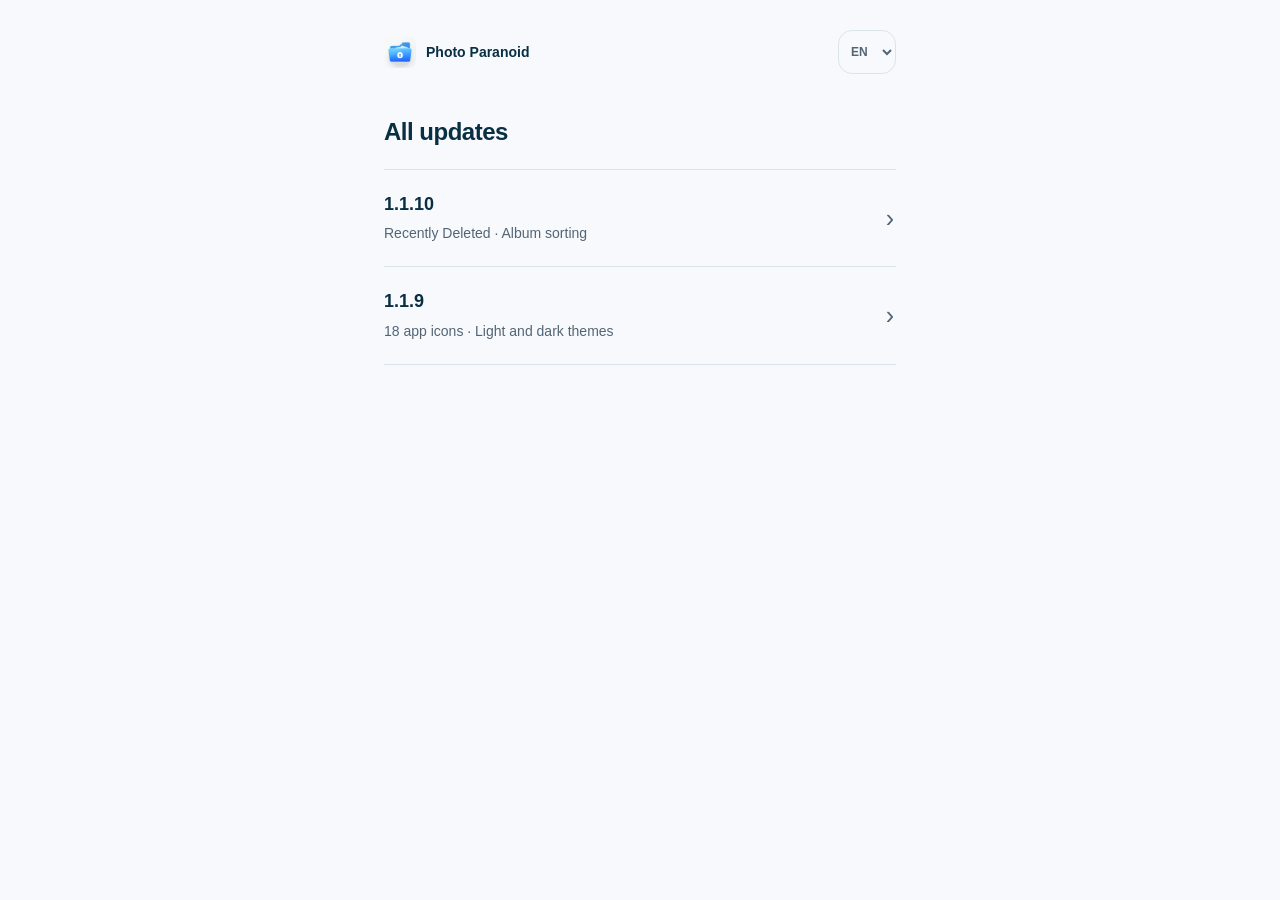
<file: whats-new/index.html>
<!doctype html><html lang="en"><head><meta charset="utf-8"><meta name="viewport" content="width=device-width,initial-scale=1"><meta name="color-scheme" content="light dark"><title>What’s new · Photo Paranoid</title><link rel="stylesheet" href="1.1.9/style.css"><link rel="stylesheet" href="navigation.css?v=app-language-1"></head><body><div class="page"><header class="brand-bar"><a class="brand" href="../support.html"><img src="1.1.9/assets/app-icon.png" width="32" height="32" alt=""><span>Photo Paranoid</span></a><label class="language"><select id="language" aria-label="Language"><option value="en">EN</option><option value="ru">RU</option><option value="pl">PL</option></select></label></header><main><h1 class="history-title" id="title"></h1><div class="version-list"><a class="version-row" href="1.1.10/" id="generated-release-1-1-10"><span class="version-heading">1.1.10</span><span class="version-summary">Recently Deleted · Album sorting</span><span class="row-arrow" aria-hidden="true">›</span></a><a class="version-row" id="old"><span class="version-heading">1.1.9</span><span class="version-summary" id="appearance-copy"></span><span class="row-arrow" aria-hidden="true">›</span></a></div></main></div><script src="release-context.js"></script><script src="state.js"></script><script src="releases.js"></script><script src="generated-history-1.1.10.js"></script></body></html>
</file>
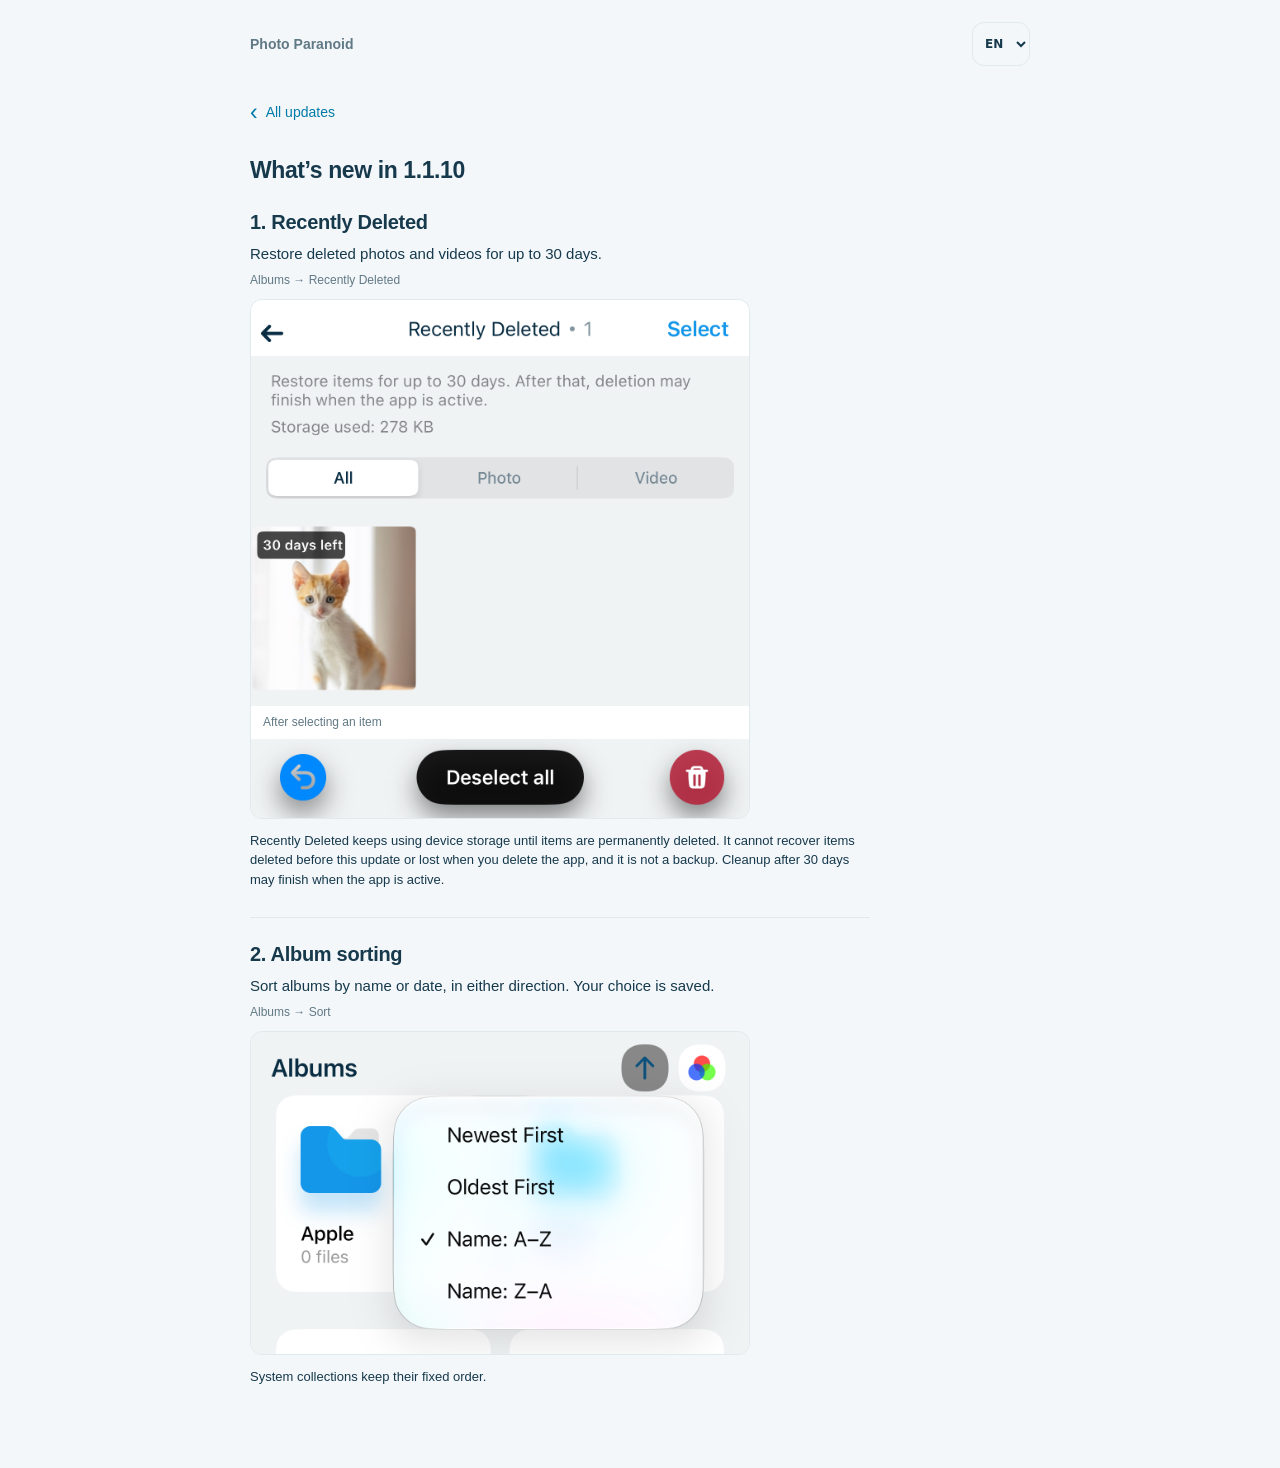
<file: whats-new/1.1.10/index.html>
<!doctype html><html lang="en"><head><meta charset="utf-8"><meta name="viewport" content="width=device-width,initial-scale=1,viewport-fit=cover"><meta name="release-version" content="1.1.10"><meta name="color-scheme" content="light dark"><title>What’s new in 1.1.10 · Photo Paranoid</title><link rel="stylesheet" href="../navigation.css?v=app-language-1"><link rel="stylesheet" href="style-3b45b33d3786297a.css"></head><body><div class="page"><header class="brand-bar"><a class="brand" href="../../support.html">Photo Paranoid</a><label class="language"><span class="sr-only" id="language-label">Language</span><select id="language" aria-labelledby="language-label"><option value="en">EN</option><option value="ru">RU</option><option value="pl">PL</option></select></label></header><main><div class="release-line"><span id="eyebrow">What’s new</span><span class="version">1.1.10</span></div><h1 data-locale="en" hidden>What’s new in 1.1.10</h1><h1 data-locale="ru" hidden>Что нового в 1.1.10</h1><h1 data-locale="pl" hidden>Co nowego w 1.1.10</h1><section data-locale="en" hidden><article id="en-trash"><div><h2><span class="feature-number">1.</span> Recently Deleted</h2><p>Restore deleted photos and videos for up to 30 days.</p><div class="path">Albums → Recently Deleted</div></div><div class="ui"><div class="crop" style="aspect-ratio:1206/985"><img src="assets/en-trash-de668f536d43cf23.png" data-source-light="assets/en-trash-de668f536d43cf23.png" data-source-dark="assets/en-trash-3b04a76165ed8daa.png" alt="Recently Deleted: a sample photo with 30 days left" draggable="false"></div><div class="capture-label">After selecting an item</div><div class="crop" style="aspect-ratio:1206/190"><img src="assets/en-trash-e07e2fdb55a98971.png" data-source-light="assets/en-trash-e07e2fdb55a98971.png" data-source-dark="assets/en-trash-7b5dc028f0de3849.png" alt="Restore and permanently delete the selected item" draggable="false"></div></div><p class="note">Recently Deleted keeps using device storage until items are permanently deleted. It cannot recover items deleted before this update or lost when you delete the app, and it is not a backup. Cleanup after 30 days may finish when the app is active.</p></article><article id="en-sort"><div><h2><span class="feature-number">2.</span> Album sorting</h2><p>Sort albums by name or date, in either direction. Your choice is saved.</p><div class="path">Albums → Sort</div></div><div class="ui"><div class="crop" style="aspect-ratio:1206/780"><img src="assets/en-sort-9ffb7c49491800c5.png" data-source-light="assets/en-sort-9ffb7c49491800c5.png" data-source-dark="assets/en-sort-31d51977fe223f59.png" alt="Albums header and sort menu: Newest First, Oldest First, Name A–Z selected, Name Z–A" draggable="false"></div></div><p class="note">System collections keep their fixed order.</p></article></section><section data-locale="ru" hidden><article id="ru-trash"><div><h2><span class="feature-number">1.</span> Недавно удалённые</h2><p>Восстанавливайте удалённые фото и видео в течение 30 дней.</p><div class="path">Альбомы → Недавно удалённые</div></div><div class="ui"><div class="crop" style="aspect-ratio:1206/985"><img src="assets/ru-trash-90a9dc51470899ae.png" data-source-light="assets/ru-trash-90a9dc51470899ae.png" data-source-dark="assets/ru-trash-ccf3e9e977798b3e.png" alt="Недавно удалённые: тестовое фото, осталось 30 дней" draggable="false"></div><div class="capture-label">После выбора файла</div><div class="crop" style="aspect-ratio:1206/190"><img src="assets/ru-trash-c191192a8692bc5c.png" data-source-light="assets/ru-trash-c191192a8692bc5c.png" data-source-dark="assets/ru-trash-35abafe48989a46b.png" alt="Восстановление и окончательное удаление выбранного файла" draggable="false"></div></div><p class="note">Файлы в «Недавно удалённых» занимают место на устройстве до окончательного удаления. Раздел не позволяет вернуть файлы, удалённые до этого обновления или потерянные при удалении приложения, и не заменяет резервную копию. По истечении 30 дней удаление может завершиться, когда приложение будет активно.</p></article><article id="ru-sort"><div><h2><span class="feature-number">2.</span> Сортировка альбомов</h2><p>Сортируйте альбомы по названию или дате в любом направлении. Ваш выбор сохраняется.</p><div class="path">Альбомы → Сортировка</div></div><div class="ui"><div class="crop" style="aspect-ratio:1206/780"><img src="assets/ru-sort-5257f301ecbd35a1.png" data-source-light="assets/ru-sort-5257f301ecbd35a1.png" data-source-dark="assets/ru-sort-df2c3e238a242499.png" alt="Заголовок «Альбомы» и меню сортировки: сначала новые, сначала старые, по названию А–Я (выбрано), по названию Я–А" draggable="false"></div></div><p class="note">Порядок системных разделов остаётся фиксированным.</p></article></section><section data-locale="pl" hidden><article id="pl-trash"><div><h2><span class="feature-number">1.</span> Ostatnio usunięte</h2><p>Przywracaj usunięte zdjęcia i filmy przez maksymalnie 30 dni.</p><div class="path">Albumy → Ostatnio usunięte</div></div><div class="ui"><div class="crop" style="aspect-ratio:1206/985"><img src="assets/pl-trash-e77bb0617b0d8120.png" data-source-light="assets/pl-trash-e77bb0617b0d8120.png" data-source-dark="assets/pl-trash-0628f66bad1e9b97.png" alt="Ostatnio usunięte: zdjęcie testowe, pozostało 30 dni" draggable="false"></div><div class="capture-label">Po zaznaczeniu pliku</div><div class="crop" style="aspect-ratio:1206/190"><img src="assets/pl-trash-51b7364be3d3bbbb.png" data-source-light="assets/pl-trash-51b7364be3d3bbbb.png" data-source-dark="assets/pl-trash-d0236a3dae6126e1.png" alt="Przywracanie i trwałe usuwanie zaznaczonego pliku" draggable="false"></div></div><p class="note">Pliki w sekcji Ostatnio usunięte zajmują miejsce na urządzeniu do chwili trwałego usunięcia. Nie można odzyskać plików usuniętych przed tą aktualizacją ani utraconych po usunięciu aplikacji. Ta sekcja nie zastępuje kopii zapasowej. Po 30 dniach usuwanie może zakończyć się, gdy aplikacja będzie aktywna.</p></article><article id="pl-sort"><div><h2><span class="feature-number">2.</span> Sortowanie albumów</h2><p>Sortuj albumy według nazwy lub daty, rosnąco albo malejąco. Twój wybór zostaje zapisany.</p><div class="path">Albumy → Sortowanie</div></div><div class="ui"><div class="crop" style="aspect-ratio:1206/780"><img src="assets/pl-sort-f9dc0fd46ec2b8bb.png" data-source-light="assets/pl-sort-f9dc0fd46ec2b8bb.png" data-source-dark="assets/pl-sort-b12b82a436fd68de.png" alt="Nagłówek Albumy i menu sortowania: najpierw najnowsze, najpierw najstarsze, nazwa A–Z (wybrane), nazwa Z–A" draggable="false"></div></div><p class="note">Kolekcje systemowe zachowują stałą kolejność.</p></article></section></main></div><script src="../release-context.js"></script><script src="page-fab67f4dd6786db3.js"></script><script src="../availability.js"></script><script src="../update-prompt.js"></script><script src="../navigation.js"></script></body></html>
</file>
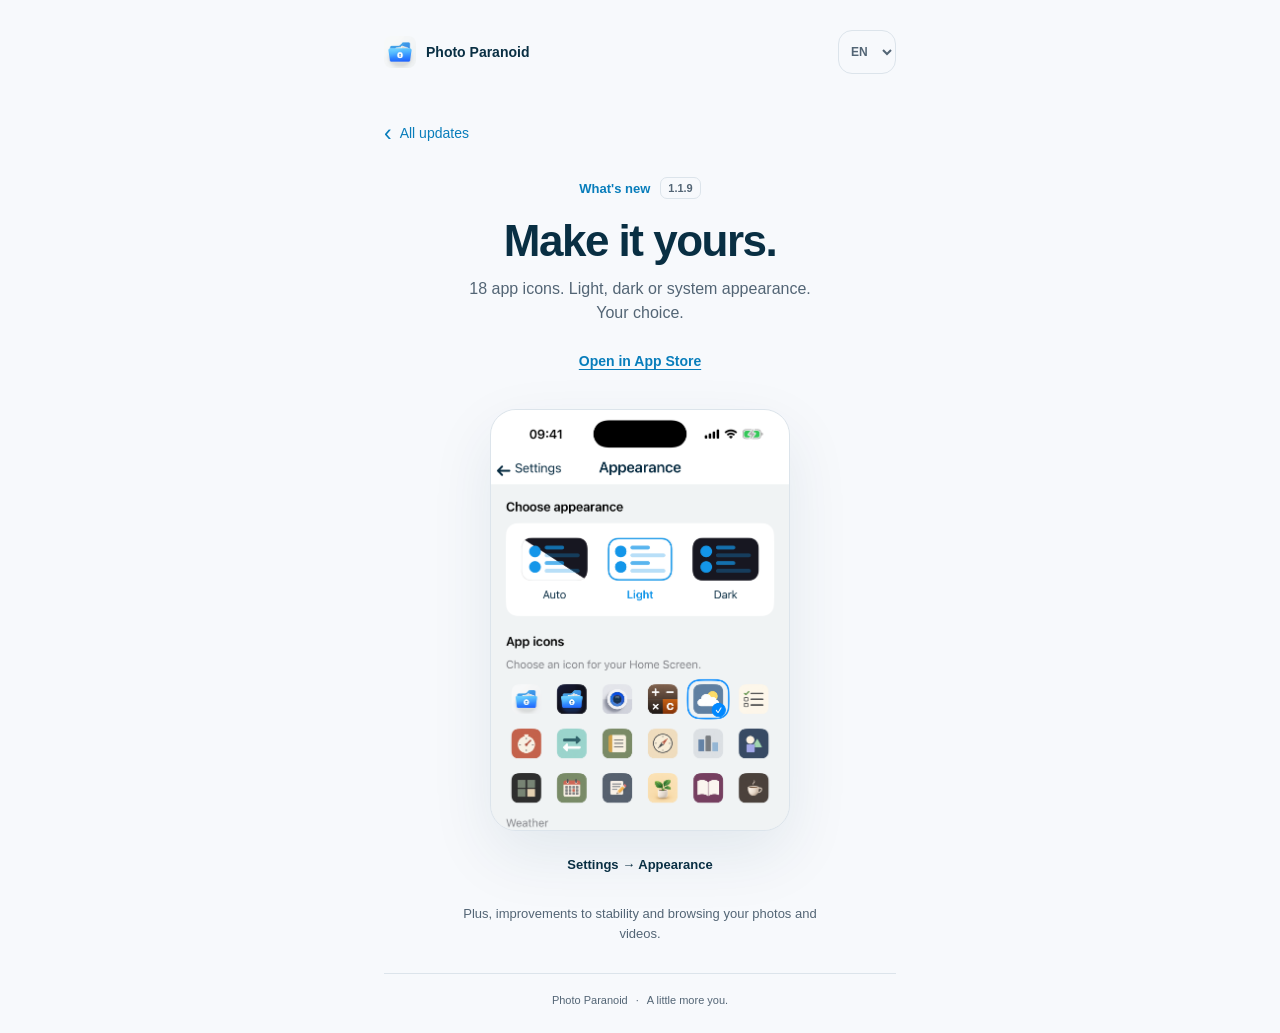
<file: whats-new/1.1.9/index.html>
<!doctype html>
<html lang="en">
<head>
  <meta charset="utf-8">
  <meta name="viewport" content="width=device-width, initial-scale=1, viewport-fit=cover">
  <meta name="release-version" content="1.1.9">
  <meta name="color-scheme" content="light dark">
  <meta name="description" content="What's new in Photo Paranoid 1.1.9: 18 app icons and light, dark or system appearance.">
  <title>What's new in 1.1.9 · Photo Paranoid</title>
  <link rel="icon" href="assets/app-icon.png">
  <link rel="stylesheet" href="style.css">
  <script src="content.js"></script>
  <link rel="stylesheet" href="../navigation.css?v=app-language-1">
</head>
<body>
  <div class="page">
    <header class="brand-bar">
      <a class="brand" href="../../support.html" aria-label="Photo Paranoid support">
        <img src="assets/app-icon.png" width="32" height="32" alt="">
        <span>Photo Paranoid</span>
      </a>
      <label class="language"><span class="sr-only" id="language-label">Language</span>
        <select id="language" aria-labelledby="language-label">
          <option value="en" lang="en">EN</option>
          <option value="ru" lang="ru">RU</option>
          <option value="pl" lang="pl">PL</option>
        </select>
      </label>
    </header>
    <main>
      <div class="release-line"><span id="eyebrow">What's new</span><span class="version">1.1.9</span></div>
      <h1 id="headline">Make it yours.</h1>
      <p class="intro" id="intro">18 app icons. Light, dark or system appearance. Your choice.</p>
      <figure class="showcase">
        <div class="screen-frame">
          <img id="screenshot" width="1206" height="2622" alt="Appearance settings with theme choices and 18 app icons" fetchpriority="high">
        </div>
        <figcaption id="caption">Settings → Appearance</figcaption>
      </figure>
      <p class="also" id="also">Plus, improvements to stability and browsing your photos and videos.</p>
    </main>
    <footer><span>Photo Paranoid</span><span aria-hidden="true">·</span><span id="footer-note">A little more you.</span></footer>
  </div>
  <script src="page.js"></script>
  <script src="../release-context.js"></script>
  <script src="../availability.js"></script>
  <script src="../update-prompt.js"></script>
  <script src="../navigation.js"></script>
</body>
</html>
</file>
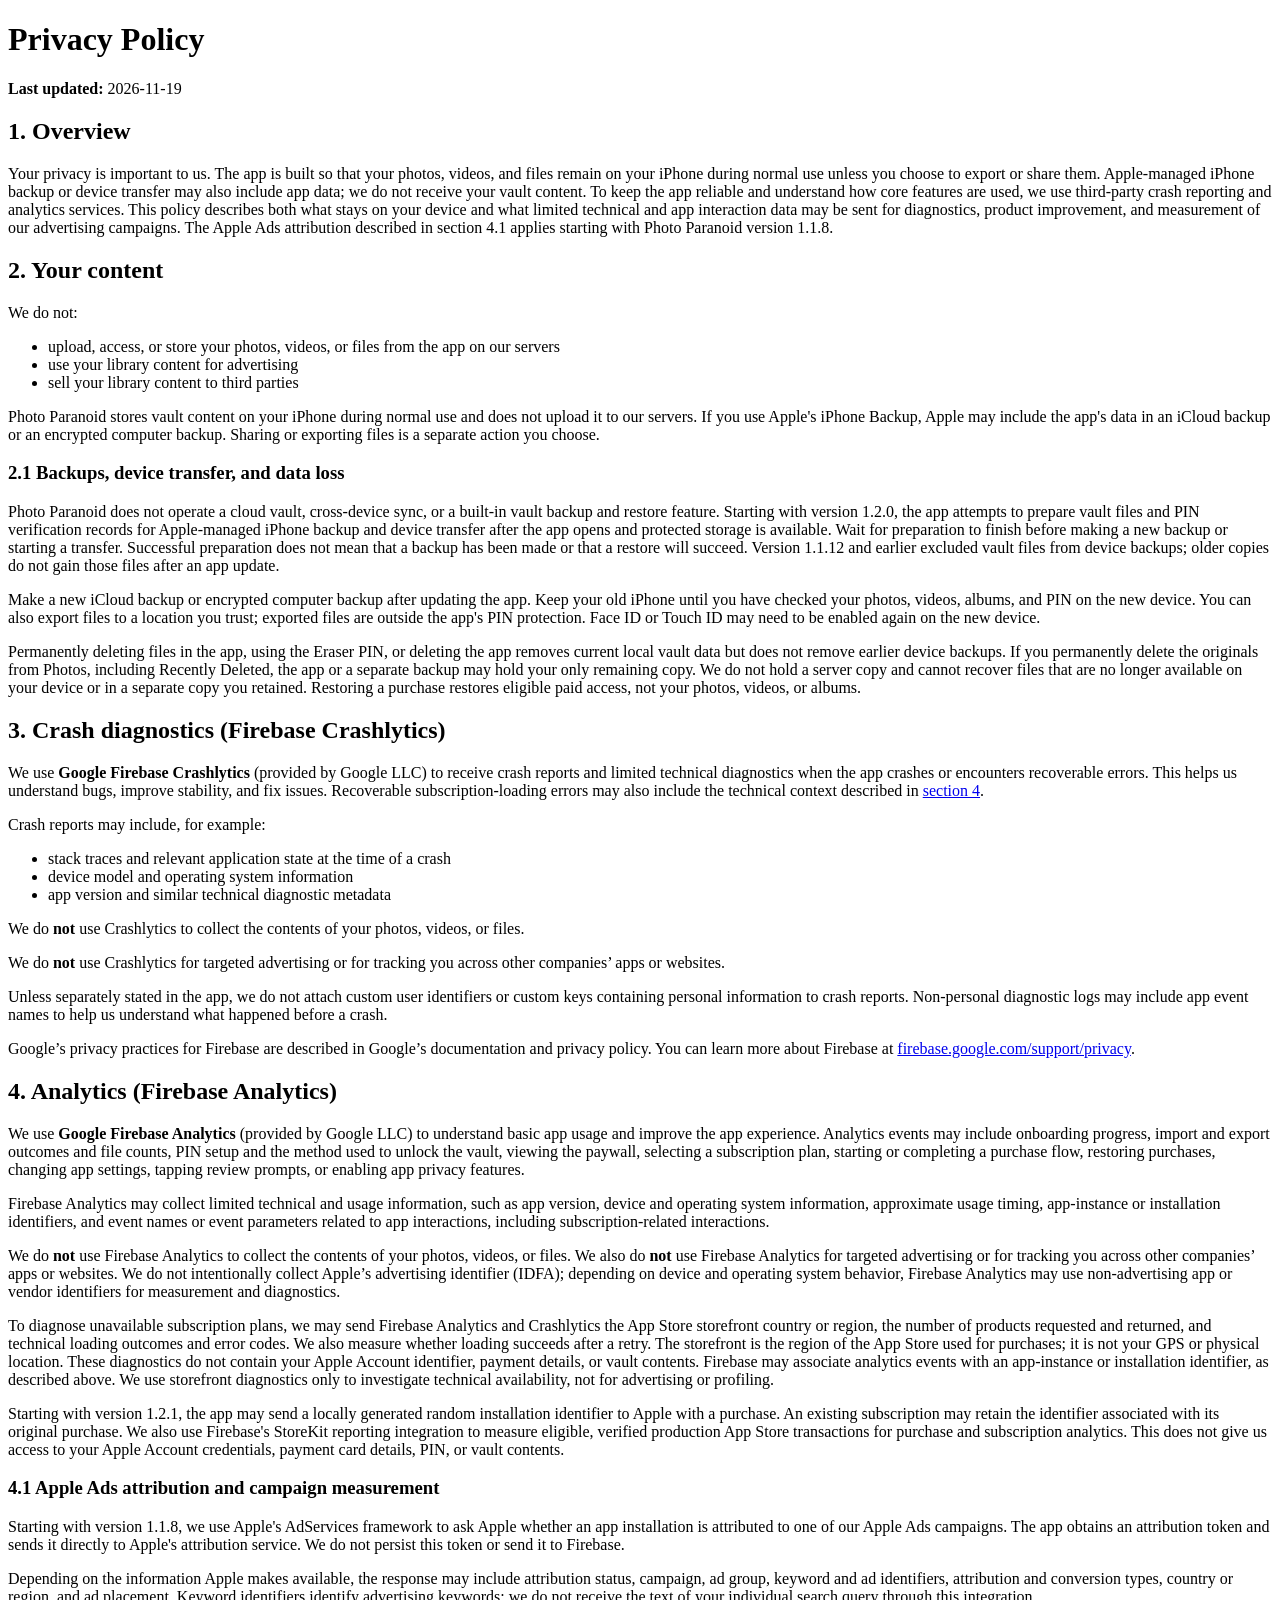
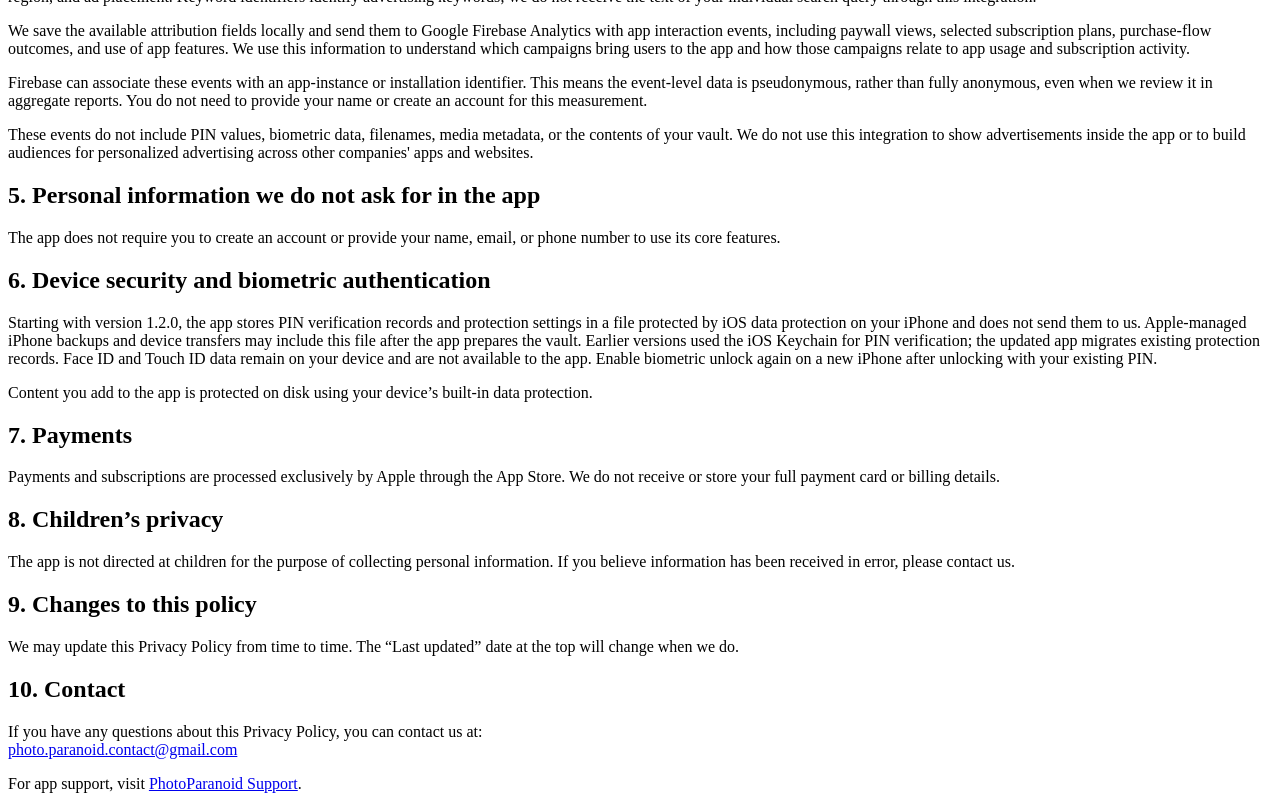
<file: privacy.html>
<!DOCTYPE html>
<html lang="en">
<head>
  <meta charset="UTF-8">
  <meta name="viewport" content="width=device-width, initial-scale=1.0">
  <title>Privacy Policy</title>
</head>
<body>

  <h1>Privacy Policy</h1>
  <p><strong>Last updated:</strong> 2026-11-19</p>

  <h2>1. Overview</h2>
  <p>
    Your privacy is important to us.
    The app is built so that your photos, videos, and files remain on your iPhone during
    normal use unless you choose to export or share them. Apple-managed iPhone backup or
    device transfer may also include app data; we do not receive your vault content.
    To keep the app reliable and understand how core features are used, we use third-party crash reporting
    and analytics services. This policy describes both what stays on your device and what limited technical
    and app interaction data may be sent for diagnostics, product improvement, and measurement of our
    advertising campaigns. The Apple Ads attribution described in section 4.1 applies starting with
    Photo Paranoid version 1.1.8.
  </p>

  <h2>2. Your content</h2>
  <p>We do not:</p>
  <ul>
    <li>upload, access, or store your photos, videos, or files from the app on our servers</li>
    <li>use your library content for advertising</li>
    <li>sell your library content to third parties</li>
  </ul>
  <p>
    Photo Paranoid stores vault content on your iPhone during normal use and does
    not upload it to our servers. If you use Apple's iPhone Backup, Apple may
    include the app's data in an iCloud backup or an encrypted computer backup.
    Sharing or exporting files is a separate action you choose.
  </p>

  <h3 id="backups-and-device-transfer">2.1 Backups, device transfer, and data loss</h3>
  <p>
    Photo Paranoid does not operate a cloud vault, cross-device sync, or a built-in
    vault backup and restore feature. Starting with version 1.2.0, the app attempts
    to prepare vault files and PIN verification records for Apple-managed iPhone
    backup and device transfer after the app opens and protected storage is
    available. Wait for preparation to finish before making a new backup or starting
    a transfer. Successful preparation does not mean that a backup has been made or
    that a restore will succeed. Version 1.1.12 and earlier excluded vault files
    from device backups; older copies do not gain those files after an app update.
  </p>
  <p>
    Make a new iCloud backup or encrypted computer backup after updating the app.
    Keep your old iPhone until you have checked your photos, videos, albums, and PIN
    on the new device. You can also export files to a location you trust; exported
    files are outside the app's PIN protection. Face ID or Touch ID may need to be
    enabled again on the new device.
  </p>
  <p>
    Permanently deleting files in the app, using the Eraser PIN, or deleting the app
    removes current local vault data but does not remove earlier device backups. If
    you permanently delete the originals from Photos, including Recently Deleted,
    the app or a separate backup may hold your only remaining copy. We do not hold a
    server copy and cannot recover files that are no longer available on your device
    or in a separate copy you retained. Restoring a purchase restores eligible paid
    access, not your photos, videos, or albums.
  </p>

  <h2>3. Crash diagnostics (Firebase Crashlytics)</h2>
  <p>
    We use <strong>Google Firebase Crashlytics</strong> (provided by Google LLC) to receive
    crash reports and limited technical diagnostics when the app crashes or encounters recoverable errors.
    This helps us understand bugs, improve stability, and fix issues.
    Recoverable subscription-loading errors may also include the technical context described in
    <a href="#analytics">section 4</a>.
  </p>
  <p>Crash reports may include, for example:</p>
  <ul>
    <li>stack traces and relevant application state at the time of a crash</li>
    <li>device model and operating system information</li>
    <li>app version and similar technical diagnostic metadata</li>
  </ul>
  <p>
    We do <strong>not</strong> use Crashlytics to collect the contents of your photos, videos, or files.
  </p>
  <p>
    We do <strong>not</strong> use Crashlytics for targeted advertising or for tracking you across other companies’ apps or websites.
  </p>
  <p>
    Unless separately stated in the app, we do not attach custom user identifiers or custom keys
    containing personal information to crash reports. Non-personal diagnostic logs may include
    app event names to help us understand what happened before a crash.
  </p>
  <p>
    Google’s privacy practices for Firebase are described in Google’s documentation and privacy policy.
    You can learn more about Firebase at
    <a href="https://firebase.google.com/support/privacy" rel="noopener noreferrer">firebase.google.com/support/privacy</a>.
  </p>

  <h2 id="analytics">4. Analytics (Firebase Analytics)</h2>
  <p>
    We use <strong>Google Firebase Analytics</strong> (provided by Google LLC) to understand basic app usage
    and improve the app experience. Analytics events may include onboarding progress, import and export
    outcomes and file counts, PIN setup and the method used to unlock the vault, viewing the paywall,
    selecting a subscription plan, starting or completing a purchase flow, restoring purchases,
    changing app settings, tapping review prompts, or enabling app privacy features.
  </p>
  <p>
    Firebase Analytics may collect limited technical and usage information, such as app version, device and
    operating system information, approximate usage timing, app-instance or installation identifiers, and
    event names or event parameters related to app interactions, including subscription-related interactions.
  </p>
  <p>
    We do <strong>not</strong> use Firebase Analytics to collect the contents of your photos, videos, or files.
    We also do <strong>not</strong> use Firebase Analytics for targeted advertising or for tracking you across
    other companies’ apps or websites. We do not intentionally collect Apple’s advertising identifier (IDFA);
    depending on device and operating system behavior, Firebase Analytics may use non-advertising app or
    vendor identifiers for measurement and diagnostics.
  </p>

  <p>
    To diagnose unavailable subscription plans, we may send Firebase Analytics and Crashlytics the App Store
    storefront country or region, the number of products requested and returned, and technical loading outcomes
    and error codes. We also measure whether loading succeeds after a retry. The storefront is the region of
    the App Store used for purchases; it is not your GPS or physical location. These diagnostics do not contain
    your Apple Account identifier, payment details, or vault contents. Firebase may associate analytics events
    with an app-instance or installation identifier, as described above. We use storefront diagnostics only
    to investigate technical availability, not for advertising or profiling.
  </p>

  <p>
    Starting with version 1.2.1, the app may send a locally generated random
    installation identifier to Apple with a purchase. An existing subscription may
    retain the identifier associated with its original purchase. We also use
    Firebase's StoreKit reporting integration to measure eligible, verified
    production App Store transactions for purchase and subscription analytics.
    This does not give us access to your Apple Account credentials, payment card
    details, PIN, or vault contents.
  </p>

  <h3>4.1 Apple Ads attribution and campaign measurement</h3>
  <p>
    Starting with version 1.1.8, we use Apple's AdServices framework to ask Apple whether an app
    installation is attributed to one of our Apple Ads campaigns. The app obtains an attribution token
    and sends it directly to Apple's attribution service. We do not persist this token or send it to Firebase.
  </p>
  <p>
    Depending on the information Apple makes available, the response may include attribution status,
    campaign, ad group, keyword and ad identifiers, attribution and conversion types, country or region,
    and ad placement. Keyword identifiers identify advertising keywords; we do not receive the text of
    your individual search query through this integration.
  </p>
  <p>
    We save the available attribution fields locally and send them to Google Firebase Analytics with
    app interaction events, including paywall views, selected subscription plans, purchase-flow outcomes,
    and use of app features. We use this information to understand which campaigns bring users to the
    app and how those campaigns relate to app usage and subscription activity.
  </p>
  <p>
    Firebase can associate these events with an app-instance or installation identifier. This means
    the event-level data is pseudonymous, rather than fully anonymous, even when we review it in
    aggregate reports. You do not need to provide your name or create an account for this measurement.
  </p>
  <p>
    These events do not include PIN values, biometric data, filenames, media metadata, or the contents
    of your vault. We do not use this integration to show advertisements inside the app or to build
    audiences for personalized advertising across other companies' apps and websites.
  </p>

  <h2>5. Personal information we do not ask for in the app</h2>
  <p>
    The app does not require you to create an account or provide your name, email, or phone number
    to use its core features.
  </p>

  <h2>6. Device security and biometric authentication</h2>
  <p>
    Starting with version 1.2.0, the app stores PIN verification records and
    protection settings in a file protected by iOS data protection on your iPhone
    and does not send them to us. Apple-managed iPhone backups and device transfers
    may include this file after the app prepares the vault. Earlier versions used
    the iOS Keychain for PIN verification; the updated app migrates existing
    protection records. Face ID and Touch ID data remain on your device and are not
    available to the app. Enable biometric unlock again on a new iPhone after
    unlocking with your existing PIN.
  </p>
  <p>
    Content you add to the app is protected on disk using your device’s built-in
    data protection.
  </p>

  <h2>7. Payments</h2>
  <p>
    Payments and subscriptions are processed exclusively by Apple through the App Store.
    We do not receive or store your full payment card or billing details.
  </p>

  <h2>8. Children’s privacy</h2>
  <p>
    The app is not directed at children for the purpose of collecting personal information.
    If you believe information has been received in error, please contact us.
  </p>

  <h2>9. Changes to this policy</h2>
  <p>
    We may update this Privacy Policy from time to time.
    The “Last updated” date at the top will change when we do.
  </p>

  <h2>10. Contact</h2>
  <p>
    If you have any questions about this Privacy Policy, you can contact us at:<br>
    <a href="mailto:photo.paranoid.contact@gmail.com">photo.paranoid.contact@gmail.com</a>
  </p>
  <p>
    For app support, visit <a href="https://sunwavemobilesolutions-wq.github.io/privacy/support.html">PhotoParanoid Support</a>.
  </p>

</body>
</html>
</file>
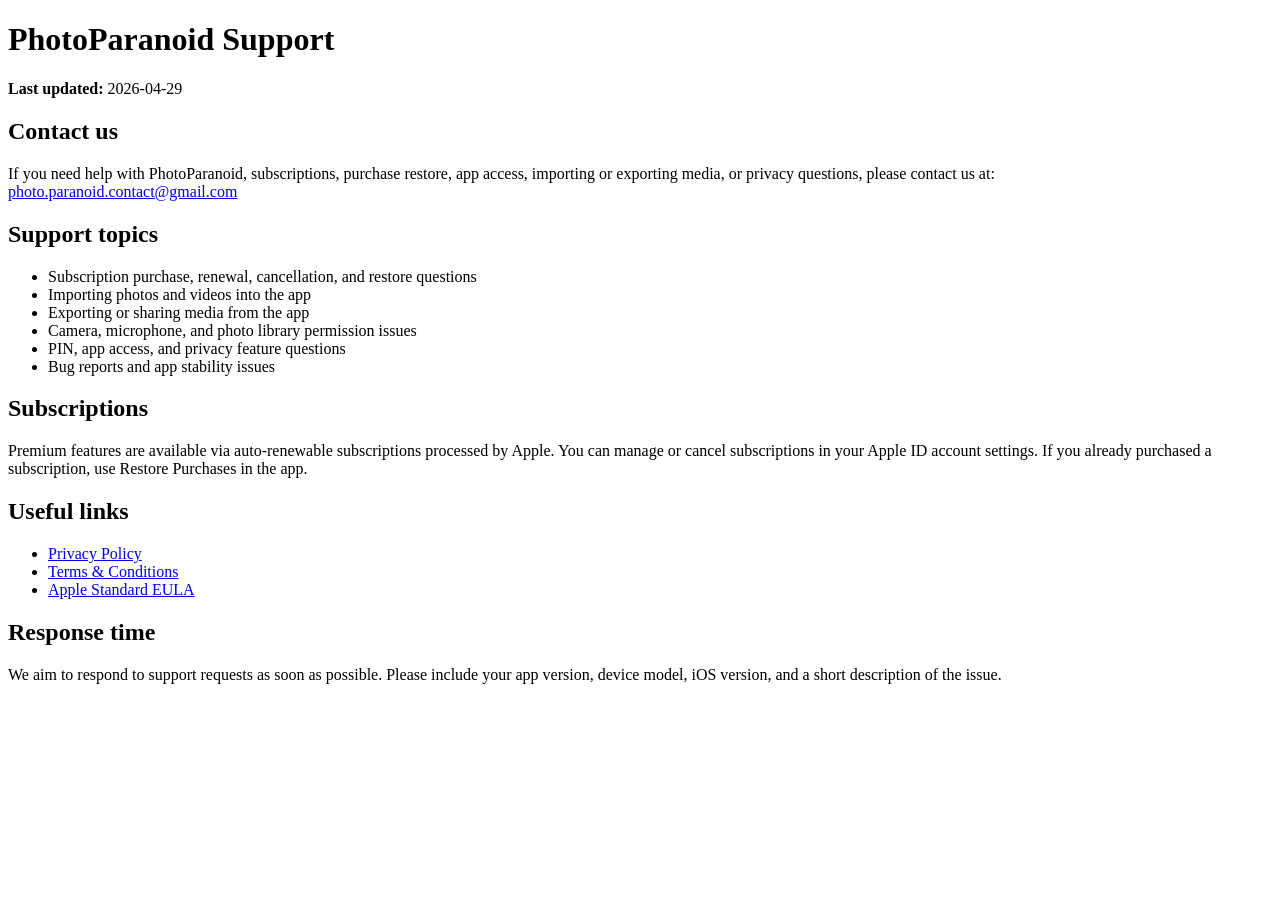
<file: support.html>
<!DOCTYPE html>
<html lang="en">
<head>
  <meta charset="UTF-8">
  <meta name="viewport" content="width=device-width, initial-scale=1.0">
  <title>PhotoParanoid Support</title>
</head>
<body>

  <h1>PhotoParanoid Support</h1>
  <p><strong>Last updated:</strong> 2026-04-29</p>

  <h2>Contact us</h2>
  <p>
    If you need help with PhotoParanoid, subscriptions, purchase restore,
    app access, importing or exporting media, or privacy questions, please contact us at:<br>
    <a href="mailto:photo.paranoid.contact@gmail.com">photo.paranoid.contact@gmail.com</a>
  </p>

  <h2>Support topics</h2>
  <ul>
    <li>Subscription purchase, renewal, cancellation, and restore questions</li>
    <li>Importing photos and videos into the app</li>
    <li>Exporting or sharing media from the app</li>
    <li>Camera, microphone, and photo library permission issues</li>
    <li>PIN, app access, and privacy feature questions</li>
    <li>Bug reports and app stability issues</li>
  </ul>

  <h2>Subscriptions</h2>
  <p>
    Premium features are available via auto-renewable subscriptions processed by Apple.
    You can manage or cancel subscriptions in your Apple ID account settings.
    If you already purchased a subscription, use Restore Purchases in the app.
  </p>

  <h2>Useful links</h2>
  <ul>
    <li><a href="https://sunwavemobilesolutions-wq.github.io/privacy/privacy.html">Privacy Policy</a></li>
    <li><a href="https://sunwavemobilesolutions-wq.github.io/privacy/terms.html">Terms &amp; Conditions</a></li>
    <li><a href="https://www.apple.com/legal/internet-services/itunes/dev/stdeula/" rel="noopener noreferrer">Apple Standard EULA</a></li>
  </ul>

  <h2>Response time</h2>
  <p>
    We aim to respond to support requests as soon as possible.
    Please include your app version, device model, iOS version, and a short description of the issue.
  </p>

</body>
</html>
</file>
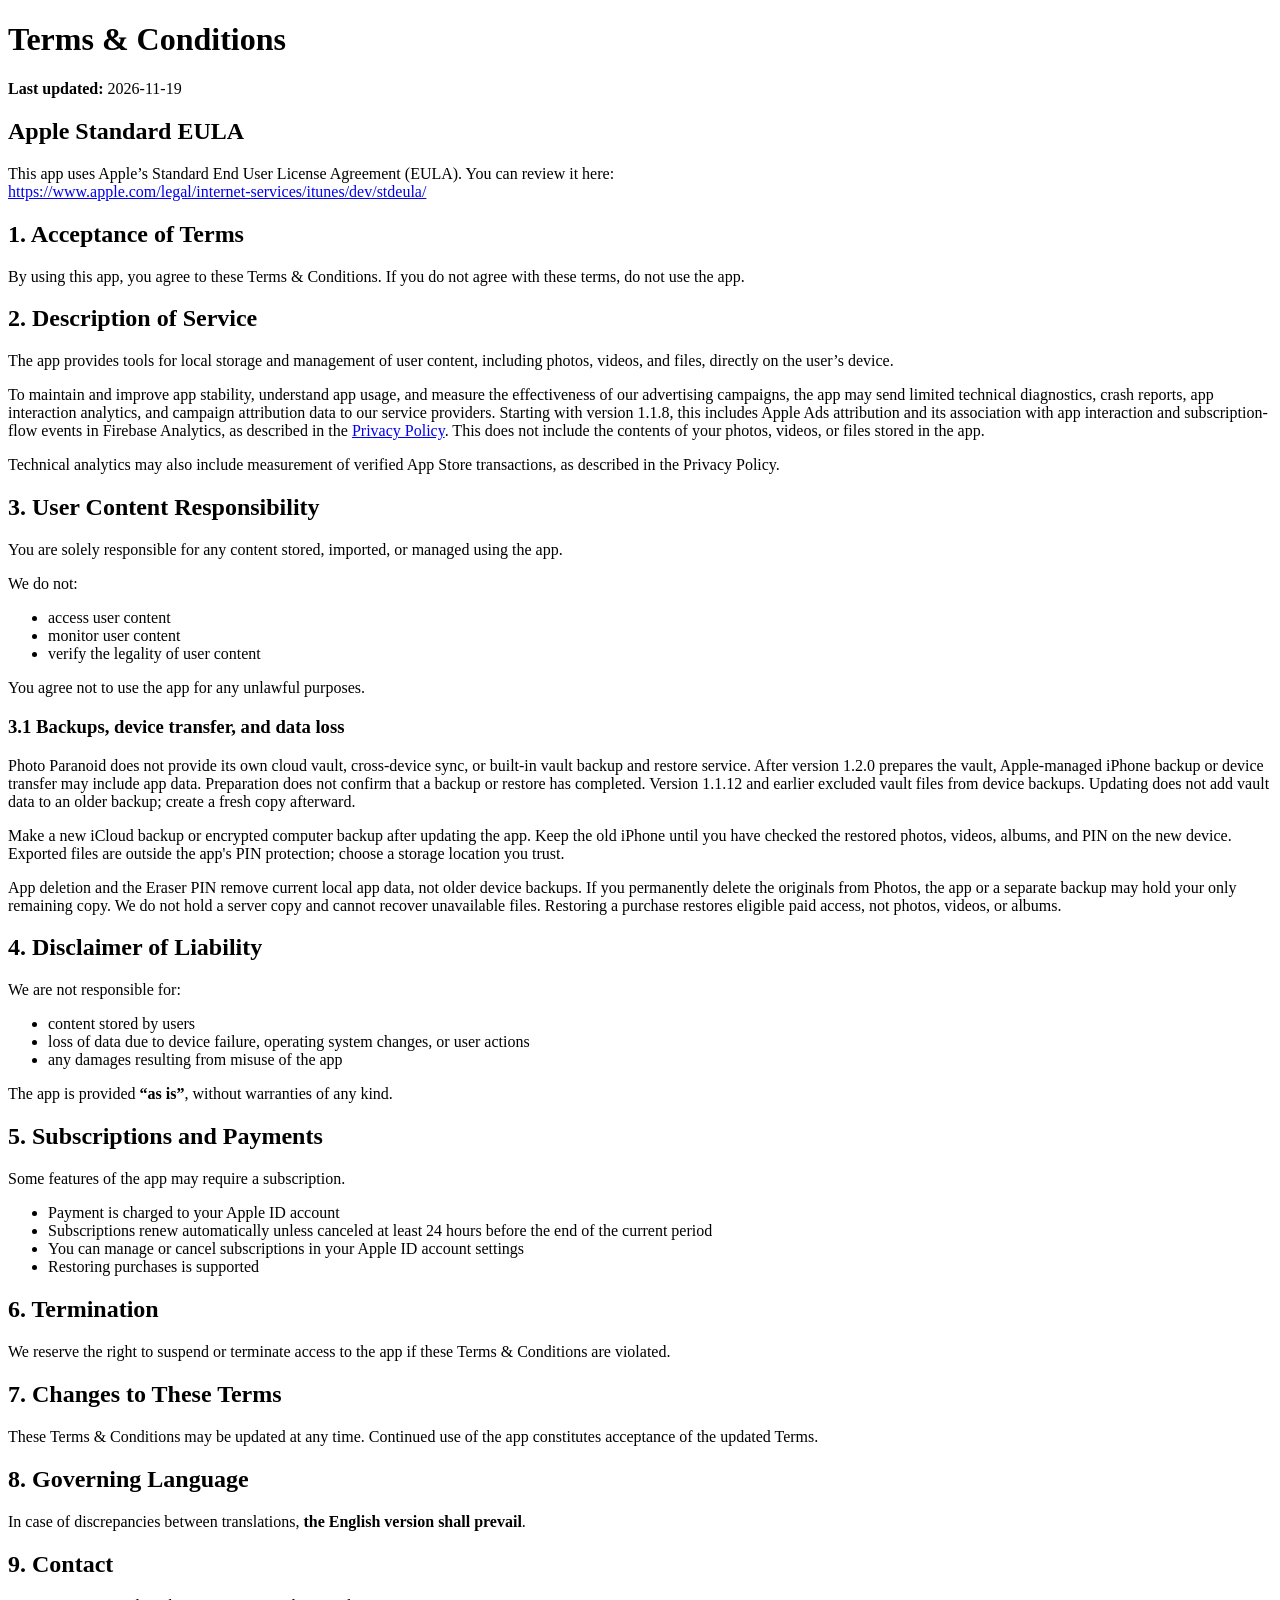
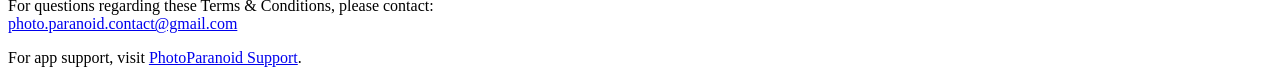
<file: terms.html>
<!DOCTYPE html>
<html lang="en">
<head>
  <meta charset="UTF-8">
  <meta name="viewport" content="width=device-width, initial-scale=1.0">
  <title>Terms &amp; Conditions</title>
</head>
<body>

  <h1>Terms &amp; Conditions</h1>
  <p><strong>Last updated:</strong> 2026-11-19</p>

  <h2>Apple Standard EULA</h2>
  <p>
    This app uses Apple’s Standard End User License Agreement (EULA).
    You can review it here:<br>
    <a href="https://www.apple.com/legal/internet-services/itunes/dev/stdeula/" rel="noopener noreferrer">https://www.apple.com/legal/internet-services/itunes/dev/stdeula/</a>
  </p>

  <h2>1. Acceptance of Terms</h2>
  <p>
    By using this app, you agree to these Terms &amp; Conditions.
    If you do not agree with these terms, do not use the app.
  </p>

  <h2>2. Description of Service</h2>
  <p>
    The app provides tools for local storage and management of user content,
    including photos, videos, and files, directly on the user’s device.
  </p>
  <p>
    To maintain and improve app stability, understand app usage, and measure the effectiveness of our
    advertising campaigns, the app may send limited technical diagnostics, crash reports, app interaction
    analytics, and campaign attribution data to our service providers. Starting with version 1.1.8,
    this includes Apple Ads attribution and its association with app interaction and subscription-flow
    events in Firebase Analytics, as described in the
    <a href="https://sunwavemobilesolutions-wq.github.io/privacy/privacy.html">Privacy Policy</a>.
    This does not include the contents of your photos, videos, or files stored in the app.
  </p>

  <p>
    Technical analytics may also include measurement of verified App Store
    transactions, as described in the Privacy Policy.
  </p>

  <h2>3. User Content Responsibility</h2>
  <p>
    You are solely responsible for any content stored, imported, or managed using the app.
  </p>
  <p>We do not:</p>
  <ul>
    <li>access user content</li>
    <li>monitor user content</li>
    <li>verify the legality of user content</li>
  </ul>
  <p>
    You agree not to use the app for any unlawful purposes.
  </p>

  <h3 id="backups-and-device-transfer">3.1 Backups, device transfer, and data loss</h3>
  <p>
    Photo Paranoid does not provide its own cloud vault, cross-device sync, or
    built-in vault backup and restore service. After version 1.2.0 prepares the
    vault, Apple-managed iPhone backup or device transfer may include app data.
    Preparation does not confirm that a backup or restore has completed. Version
    1.1.12 and earlier excluded vault files from device backups. Updating does not
    add vault data to an older backup; create a fresh copy afterward.
  </p>
  <p>
    Make a new iCloud backup or encrypted computer backup after updating the app.
    Keep the old iPhone until you have checked the restored photos, videos, albums,
    and PIN on the new device. Exported files are outside the app's PIN protection;
    choose a storage location you trust.
  </p>
  <p>
    App deletion and the Eraser PIN remove current local app data, not older device
    backups. If you permanently delete the originals from Photos, the app or a
    separate backup may hold your only remaining copy. We do not hold a server copy
    and cannot recover unavailable files. Restoring a purchase restores eligible
    paid access, not photos, videos, or albums.
  </p>

  <h2>4. Disclaimer of Liability</h2>
  <p>We are not responsible for:</p>
  <ul>
    <li>content stored by users</li>
    <li>loss of data due to device failure, operating system changes, or user actions</li>
    <li>any damages resulting from misuse of the app</li>
  </ul>
  <p>
    The app is provided <strong>“as is”</strong>, without warranties of any kind.
  </p>

  <h2>5. Subscriptions and Payments</h2>
  <p>
    Some features of the app may require a subscription.
  </p>
  <ul>
    <li>Payment is charged to your Apple ID account</li>
    <li>Subscriptions renew automatically unless canceled at least 24 hours before the end of the current period</li>
    <li>You can manage or cancel subscriptions in your Apple ID account settings</li>
    <li>Restoring purchases is supported</li>
  </ul>

  <h2>6. Termination</h2>
  <p>
    We reserve the right to suspend or terminate access to the app
    if these Terms &amp; Conditions are violated.
  </p>

  <h2>7. Changes to These Terms</h2>
  <p>
    These Terms &amp; Conditions may be updated at any time.
    Continued use of the app constitutes acceptance of the updated Terms.
  </p>

  <h2>8. Governing Language</h2>
  <p>
    In case of discrepancies between translations,
    <strong>the English version shall prevail</strong>.
  </p>

  <h2>9. Contact</h2>
  <p>
    For questions regarding these Terms &amp; Conditions, please contact:<br>
    <a href="mailto:photo.paranoid.contact@gmail.com">photo.paranoid.contact@gmail.com</a>
  </p>
  <p>
    For app support, visit <a href="https://sunwavemobilesolutions-wq.github.io/privacy/support.html">PhotoParanoid Support</a>.
  </p>

</body>
</html>
</file>
<file: whats-new/1.1.9/style.css>
:root { color-scheme:light; --bg:#f7f9fc; --text:#092f43; --muted:#536575; --accent:#087dbb; --line:#dce4eb; --card:#eef2f4; --shadow:0 24px 64px #11364e16; }
:root[data-theme="dark"] { color-scheme:dark; --bg:#11121a; --text:#f5f7fb; --muted:#aab4c6; --accent:#55bcff; --line:#313440; --card:#171722; --shadow:0 24px 64px #0006; }
* { box-sizing:border-box; }
body { margin:0; background:var(--bg); color:var(--text); font-family:-apple-system,BlinkMacSystemFont,"Segoe UI",sans-serif; -webkit-font-smoothing:antialiased; }
.page { max-width:560px; margin:0 auto; padding:0 max(24px,env(safe-area-inset-right)) 24px max(24px,env(safe-area-inset-left)); }
.brand-bar { display:flex; align-items:center; justify-content:space-between; gap:16px; padding:22px 0 25px; }
.brand { display:flex; align-items:center; gap:10px; min-height:44px; text-decoration:none; color:var(--text); font-size:14px; font-weight:650; }
.brand img { border-radius:8px; }
.language select { font:600 12px/1 -apple-system,BlinkMacSystemFont,sans-serif; min-width:58px; min-height:44px; border:1px solid var(--line); border-radius:14px; padding:8px; color:var(--muted); background:transparent; cursor:pointer; }
:focus-visible { outline:3px solid var(--accent); outline-offset:4px; }
main { text-align:center; }
.release-line { display:flex; justify-content:center; align-items:center; gap:10px; color:var(--accent); font-size:13px; font-weight:650; }
.version { color:var(--muted); border:1px solid var(--line); border-radius:7px; padding:4px 7px; font-size:11px; font-variant-numeric:tabular-nums; }
h1 { margin:18px auto 12px; font-size:clamp(32px,7.8vw,44px); line-height:1.08; font-weight:740; letter-spacing:-1.5px; text-wrap:balance; }
.intro { max-width:350px; margin:0 auto; color:var(--muted); font-size:16px; line-height:1.5; text-wrap:pretty; }
.showcase { margin:26px auto 0; }
.screen-frame { width:min(100%,300px); aspect-ratio:0.71; overflow:hidden; margin:auto; border-radius:26px; border:1px solid var(--line); background:var(--card); box-shadow:var(--shadow); }
.screen-frame img { display:block; width:100%; height:auto; }
figcaption { display:inline-block; margin-top:20px; padding:4px 0; color:var(--text); font-size:13px; font-weight:550; line-height:1.5; }
.also { max-width:370px; margin:25px auto 0; color:var(--muted); font-size:13px; line-height:1.6; }
footer { display:flex; flex-wrap:wrap; justify-content:center; gap:8px; margin-top:28px; border-top:1px solid var(--line); padding-top:18px; color:var(--muted); font-size:11px; line-height:1.5; }
.sr-only { position:absolute; width:1px; height:1px; padding:0; margin:-1px; overflow:hidden; clip:rect(0,0,0,0); white-space:nowrap; border:0; }
@media(min-width:600px) { .brand-bar { padding-top:30px; padding-bottom:35px; } }
@media(prefers-reduced-motion:no-preference) { a,select { transition:color .15s; } }
</file>
<file: whats-new/navigation.css>
.release-nav{display:flex;text-align:left;align-items:center;min-height:48px;margin:0 0 20px}.release-nav a{color:var(--accent);font-size:14px;text-decoration:none;min-height:44px;display:flex;align-items:center}.release-nav a:before{content:'‹';font-size:23px;margin-right:8px}
.history-title{font-size:24px;line-height:1.25;letter-spacing:-.5px;text-align:left;margin:8px 0 22px}.version-list{text-align:left;border-top:1px solid var(--line)}.version-row{display:block;position:relative;color:var(--text);text-decoration:none;padding:22px 30px 22px 0;border-bottom:1px solid var(--line);min-height:92px}.version-heading{display:flex;gap:10px;align-items:center;font-size:18px;font-weight:650;line-height:1.35}.version-heading small{font-size:11px;font-weight:500;color:var(--muted);border:1px solid var(--line);border-radius:6px;padding:3px 6px}.version-summary{display:block;margin-top:7px;font-size:14px;line-height:1.5;color:var(--muted)}.row-arrow{position:absolute;right:2px;top:50%;transform:translateY(-50%);font-size:25px;color:var(--muted)}.version-row:hover .version-heading{color:var(--accent)}

.release-update{margin:14px auto 0;padding:0;max-width:350px;text-align:center}.release-update[hidden]{display:none}.release-update p{margin:0;color:var(--muted);font-size:13px;line-height:1.5}.release-update a{display:inline-flex;align-items:center;min-height:44px;color:var(--accent);font-size:14px;font-weight:600;text-decoration:underline;text-underline-offset:3px}
.in-app .brand-bar .brand{display:none}
.in-app .brand-bar{justify-content:flex-end;padding:8px 0 0}
.in-app .brand-bar:empty{display:none}
.in-app .brand-bar:has(+ main .release-nav){display:none}
.in-app .release-nav{gap:10px;margin:0;padding:8px 0;min-height:60px;justify-content:space-between}
.in-app .release-nav>a{font-size:13px;min-width:0}
.in-app .release-nav .release-line{margin-left:auto;flex-shrink:0}
.in-app .release-nav #eyebrow{display:none}
.in-app .release-nav .language{flex-shrink:0}
.in-app .release-nav .language select{border:0;min-width:48px;padding:4px}
.in-app h1{margin-top:12px}

/* In-app pages inherit the app language; browser visitors can choose. */
.in-app .language,.in-app .brand-bar{display:none}
</file>
<file: whats-new/1.1.10/style-3b45b33d3786297a.css>
:root{--bg:#f3f7fa;--text:#16394c;--muted:#617985;--accent:#007ba9;--line:#e0e9ed;--surface:white}
:root[data-theme=dark]{color-scheme:dark;--bg:#11121a;--text:#f5f7fb;--muted:#aab4c6;--accent:#55bcff;--line:#313440;--surface:#171722}
:root[data-theme=dark] .ui{background:#171722}:root[data-theme=dark] .cut{background:linear-gradient(#171722,#20212b);color:#758295}
*{box-sizing:border-box}body{margin:0;background:var(--bg);color:var(--text);font-family:-apple-system,BlinkMacSystemFont,"Segoe UI",sans-serif}.page{max-width:840px;margin:auto;padding:0 30px 54px}.brand-bar{display:flex;align-items:center;justify-content:space-between;padding:22px 0}.brand{font-size:14px;font-weight:650;text-decoration:none;color:var(--muted)}.language select{font:600 12px system-ui;min-height:44px;min-width:58px;border:1px solid var(--line);border-radius:12px;background:var(--bg);color:var(--text);padding:8px}.release-line{display:none}.release-nav .release-line{margin-bottom:0}h1{font-size:23px;line-height:1.3;letter-spacing:-.4px;margin:10px 0 24px}article{padding:0;background:none;border:0;border-radius:0;display:block;margin:0 0 28px}h2{font-size:20px;line-height:1.25;letter-spacing:-.3px;margin:0 0 8px}p{font-size:16px;line-height:1.55;margin:0 0 16px}.path{color:var(--muted);font-size:12px;margin:0 0 12px}.ui{background:#eff3f5;border:1px solid var(--line);overflow:hidden;margin:0;box-shadow:none;border-radius:12px;max-width:500px}.crop{position:relative;overflow:hidden;width:100%}.crop img{width:100%;height:auto;display:block;-webkit-user-drag:none}.cut{height:18px;background:linear-gradient(#eff3f5,#f6f6f8);display:flex;align-items:center;justify-content:center;color:#b1c0c7;font-size:13px;letter-spacing:4px}.note{font-size:13px;margin:0;line-height:1.5;color:var(--text)}.release-update{max-width:none;text-align:left;margin:0 0 24px}.sr-only{position:absolute;width:1px;height:1px;overflow:hidden;clip:rect(0,0,0,0)}:focus-visible{outline:3px solid var(--accent);outline-offset:4px}[hidden]{display:none!important}@media(max-width:650px){.page{padding:0 18px 26px}}
article p{font-size:15px;line-height:1.45;margin:0 0 8px}
article + article{border-top:1px solid var(--line);padding-top:24px}
.feature-number{color:inherit;font-weight:700}
.capture-label{padding:8px 12px;font-size:12px;line-height:1.4;color:var(--muted);background:var(--surface)}
section{max-width:620px}
.ui + .note{margin-top:12px}
.in-app .brand{display:none!important}
.in-app .page{-webkit-touch-callout:none;-webkit-user-select:none;user-select:none}
.in-app .crop img{pointer-events:none}
</file>
